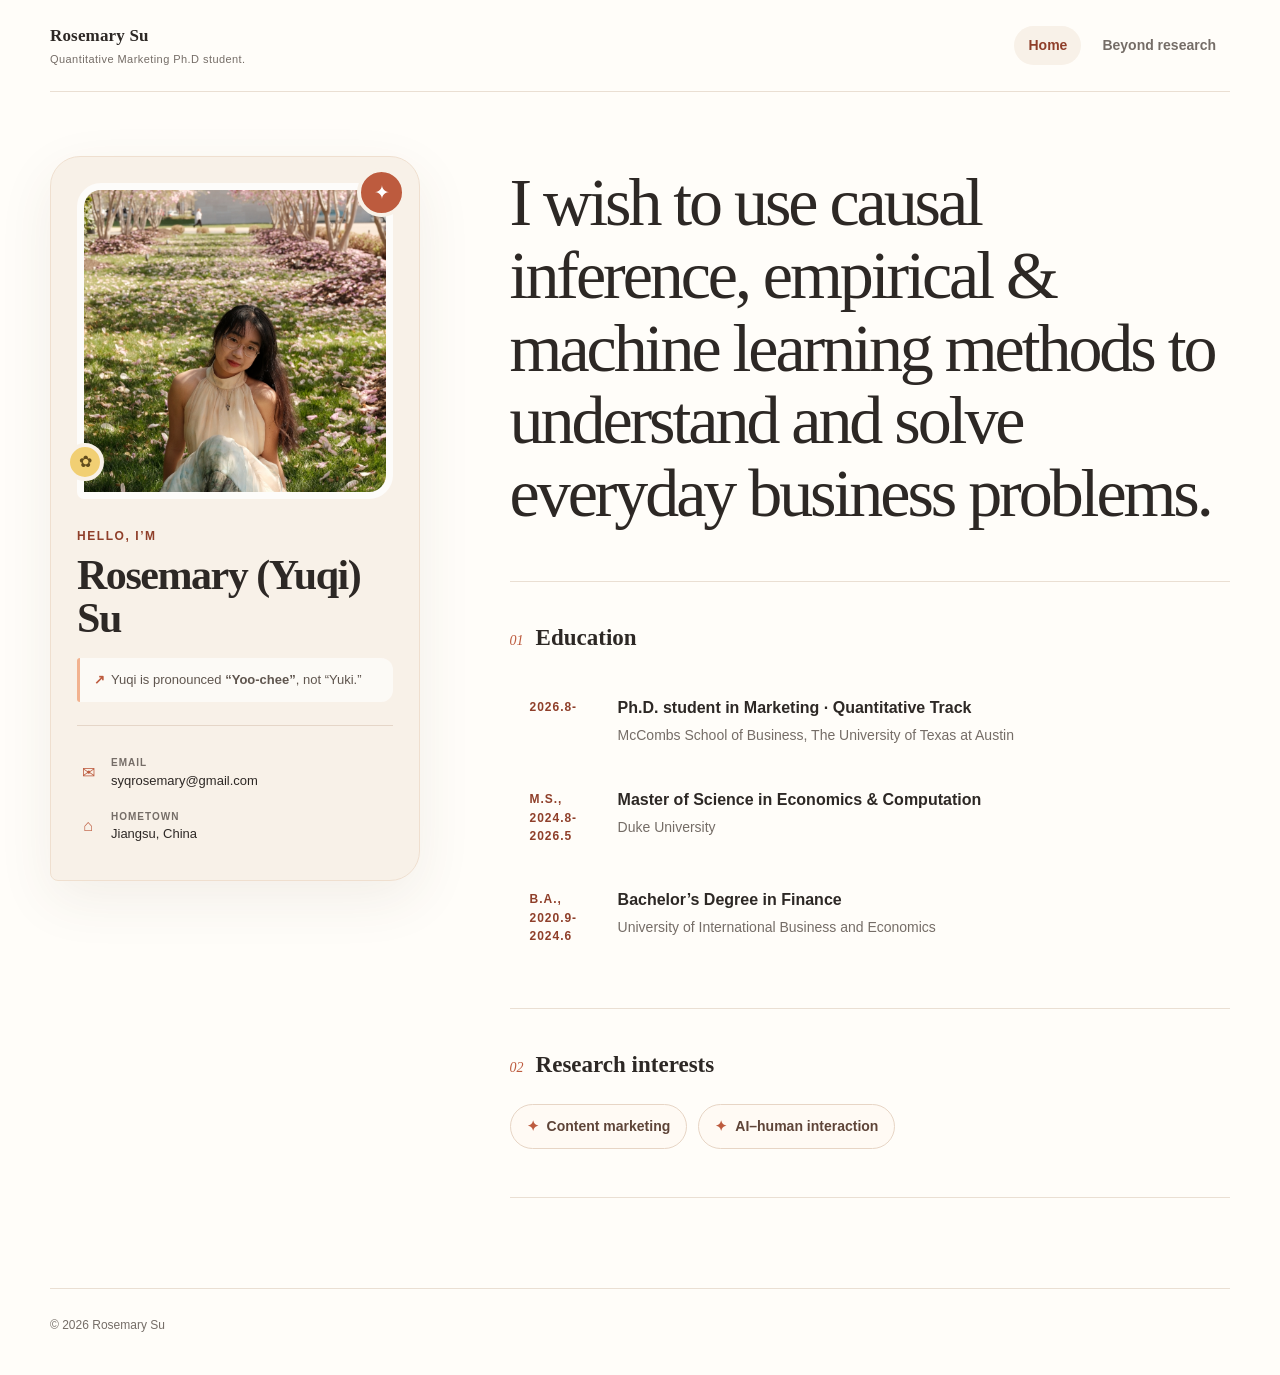
<file: index.html>
<!DOCTYPE html><html lang="en"><head><meta charSet="utf-8"/><meta name="viewport" content="width=device-width, initial-scale=1"/><link rel="preload" as="image" href="/rosemary-avatar.jpg"/><link rel="stylesheet" href="/_next/static/chunks/12zc2r0gqsm2~.css" data-precedence="next"/><link rel="preload" as="script" fetchPriority="low" href="/_next/static/chunks/0cex5wsp4eehq.js"/><script src="/_next/static/chunks/159a0hv_pbomc.js" async=""></script><script src="/_next/static/chunks/0jeponcfl-hrd.js" async=""></script><script src="/_next/static/chunks/17is7py1qu.mk.js" async=""></script><script src="/_next/static/chunks/turbopack-0r-oekiof_f9k.js" async=""></script><script src="/_next/static/chunks/12zbrbrxakma2.js" async=""></script><script src="/_next/static/chunks/17f2ht9wo-phb.js" async=""></script><script src="/_next/static/chunks/0n7gz84jmsrn1.js" async=""></script><script src="/_next/static/chunks/0bf2q1tfi-smo.js" async=""></script><title>Rosemary (Yuqi) Su</title><meta name="description" content="Rosemary (Yuqi) Su is a quantitative marketing Ph.D. student studying content marketing and AI–human interaction."/><meta property="og:title" content="Rosemary (Yuqi) Su"/><meta property="og:description" content="Quantitative Marketing · Content · AI &amp; People"/><meta property="og:url" content="https://rosemarysu.github.io/"/><meta property="og:site_name" content="Rosemary (Yuqi) Su"/><meta property="og:image" content="https://rosemarysu.github.io/og.jpg"/><meta property="og:image:width" content="1200"/><meta property="og:image:height" content="630"/><meta property="og:type" content="website"/><meta name="twitter:card" content="summary_large_image"/><meta name="twitter:title" content="Rosemary (Yuqi) Su"/><meta name="twitter:description" content="Quantitative Marketing · Content · AI &amp; People"/><meta name="twitter:image" content="https://rosemarysu.github.io/og.jpg"/><script src="/_next/static/chunks/03~yq9q893hmn.js" noModule=""></script></head><body><div hidden=""><!--$--><!--/$--></div><main><header class="site-header"><a class="brand" aria-label="Rosemary Su, home" href="/"><span><strong>Rosemary Su</strong><small>Quantitative Marketing Ph.D student.</small></span></a><nav aria-label="Primary navigation"><a class="nav-link active" href="/">Home</a><a class="nav-link" href="/beyond/">Beyond research</a></nav></header><section class="home-shell"><aside class="profile-card" aria-label="Profile"><div class="avatar-wrap"><span class="avatar-spark spark-one" aria-hidden="true">✦</span><span class="avatar-spark spark-two" aria-hidden="true">✿</span><img alt="Portrait of Rosemary Su" width="440" height="440" decoding="async" data-nimg="1" class="avatar" style="color:transparent" src="/rosemary-avatar.jpg"/></div><p class="eyebrow">Hello, I’m</p><h1 style="font-size:clamp(34px, 3.5vw, 42px)"><span style="display:inline-block;color:inherit;font-style:normal;font-weight:inherit;white-space:nowrap">Rosemary (Yuqi)</span> <!-- -->Su</h1><p class="pronunciation"><span aria-hidden="true">↗</span>Yuqi is pronounced <strong>“Yoo-chee”</strong>, not “Yuki.”</p><div class="profile-details"><a href="mailto:syqrosemary@gmail.com"><span aria-hidden="true">✉</span><span><small>Email</small>syqrosemary@gmail.com</span></a><p><span aria-hidden="true">⌂</span><span><small>Hometown</small>Jiangsu, China</span></p></div></aside><div class="home-content"><div class="intro-block"><h2>I wish to use causal inference, empirical &amp; machine learning methods to understand and solve everyday business problems.</h2></div><section class="content-section" aria-labelledby="education-title"><div class="section-heading"><p class="section-number">01</p><h3 id="education-title">Education</h3></div><div class="education-list"><article class="education-item"><p class="degree-tag">2026.8-</p><div><h4>Ph.D. student in Marketing · Quantitative Track</h4><p>McCombs School of Business, The University of Texas at Austin</p></div></article><article class="education-item"><p class="degree-tag">M.S., 2024.8-2026.5</p><div><h4>Master of Science in Economics &amp; Computation</h4><p>Duke University</p></div></article><article class="education-item"><p class="degree-tag">B.A., 2020.9-2024.6</p><div><h4>Bachelor’s Degree in Finance</h4><p>University of International Business and Economics</p></div></article></div></section><section class="content-section research-section" aria-labelledby="research-title"><div class="section-heading"><p class="section-number">02</p><h3 id="research-title">Research interests</h3></div><div class="interest-row"><span>Content marketing</span><span>AI–human interaction</span></div></section></div></section><footer><p>© <!-- -->2026<!-- --> Rosemary Su</p></footer></main><!--$--><!--/$--><script src="/_next/static/chunks/0cex5wsp4eehq.js" id="_R_" async=""></script><script>(self.__next_f=self.__next_f||[]).push([0])</script><script>self.__next_f.push([1,"1:\"$Sreact.fragment\"\n2:I[11968,[\"/_next/static/chunks/12zbrbrxakma2.js\",\"/_next/static/chunks/17f2ht9wo-phb.js\",\"/_next/static/chunks/0n7gz84jmsrn1.js\"],\"default\"]\n3:I[87804,[\"/_next/static/chunks/12zbrbrxakma2.js\",\"/_next/static/chunks/17f2ht9wo-phb.js\",\"/_next/static/chunks/0n7gz84jmsrn1.js\"],\"default\"]\n4:I[67295,[\"/_next/static/chunks/12zbrbrxakma2.js\",\"/_next/static/chunks/17f2ht9wo-phb.js\",\"/_next/static/chunks/0n7gz84jmsrn1.js\",\"/_next/static/chunks/0bf2q1tfi-smo.js\"],\"\"]\n5:I[83793,[\"/_next/static/chunks/12zbrbrxakma2.js\",\"/_next/static/chunks/17f2ht9wo-phb.js\",\"/_next/static/chunks/0n7gz84jmsrn1.js\",\"/_next/static/chunks/0bf2q1tfi-smo.js\"],\"Image\"]\nf:I[21480,[\"/_next/static/chunks/12zbrbrxakma2.js\",\"/_next/static/chunks/17f2ht9wo-phb.js\",\"/_next/static/chunks/0n7gz84jmsrn1.js\"],\"default\",1]\n:HL[\"/_next/static/chunks/12zc2r0gqsm2~.css\",\"style\"]\n"])</script><script>self.__next_f.push([1,"0:{\"P\":null,\"c\":[\"\",\"\"],\"q\":\"\",\"i\":false,\"f\":[[[\"\",{\"children\":[\"__PAGE__\",{}]},\"$undefined\",\"$undefined\",16],[[\"$\",\"$1\",\"c\",{\"children\":[[[\"$\",\"link\",\"0\",{\"rel\":\"stylesheet\",\"href\":\"/_next/static/chunks/12zc2r0gqsm2~.css\",\"precedence\":\"next\",\"crossOrigin\":\"$undefined\",\"nonce\":\"$undefined\"}],[\"$\",\"script\",\"script-0\",{\"src\":\"/_next/static/chunks/12zbrbrxakma2.js\",\"async\":true,\"nonce\":\"$undefined\"}],[\"$\",\"script\",\"script-1\",{\"src\":\"/_next/static/chunks/17f2ht9wo-phb.js\",\"async\":true,\"nonce\":\"$undefined\"}],[\"$\",\"script\",\"script-2\",{\"src\":\"/_next/static/chunks/0n7gz84jmsrn1.js\",\"async\":true,\"nonce\":\"$undefined\"}]],[\"$\",\"html\",null,{\"lang\":\"en\",\"children\":[\"$\",\"body\",null,{\"children\":[\"$\",\"$L2\",null,{\"parallelRouterKey\":\"children\",\"error\":\"$undefined\",\"errorStyles\":\"$undefined\",\"errorScripts\":\"$undefined\",\"template\":[\"$\",\"$L3\",null,{}],\"templateStyles\":\"$undefined\",\"templateScripts\":\"$undefined\",\"notFound\":[[[\"$\",\"title\",null,{\"children\":\"404: This page could not be found.\"}],[\"$\",\"div\",null,{\"style\":{\"fontFamily\":\"system-ui,\\\"Segoe UI\\\",Roboto,Helvetica,Arial,sans-serif,\\\"Apple Color Emoji\\\",\\\"Segoe UI Emoji\\\"\",\"height\":\"100vh\",\"textAlign\":\"center\",\"display\":\"flex\",\"flexDirection\":\"column\",\"alignItems\":\"center\",\"justifyContent\":\"center\"},\"children\":[\"$\",\"div\",null,{\"children\":[[\"$\",\"style\",null,{\"dangerouslySetInnerHTML\":{\"__html\":\"body{color:#000;background:#fff;margin:0}.next-error-h1{border-right:1px solid rgba(0,0,0,.3)}@media (prefers-color-scheme:dark){body{color:#fff;background:#000}.next-error-h1{border-right:1px solid rgba(255,255,255,.3)}}\"}}],[\"$\",\"h1\",null,{\"className\":\"next-error-h1\",\"style\":{\"display\":\"inline-block\",\"margin\":\"0 20px 0 0\",\"padding\":\"0 23px 0 0\",\"fontSize\":24,\"fontWeight\":500,\"verticalAlign\":\"top\",\"lineHeight\":\"49px\"},\"children\":404}],[\"$\",\"div\",null,{\"style\":{\"display\":\"inline-block\"},\"children\":[\"$\",\"h2\",null,{\"style\":{\"fontSize\":14,\"fontWeight\":400,\"lineHeight\":\"49px\",\"margin\":0},\"children\":\"This page could not be found.\"}]}]]}]}]],[]],\"forbidden\":\"$undefined\",\"unauthorized\":\"$undefined\"}]}]}]]}],{\"children\":[[\"$\",\"$1\",\"c\",{\"children\":[[\"$\",\"main\",null,{\"children\":[[\"$\",\"header\",null,{\"className\":\"site-header\",\"children\":[[\"$\",\"$L4\",null,{\"className\":\"brand\",\"href\":\"/\",\"aria-label\":\"Rosemary Su, home\",\"children\":[\"$\",\"span\",null,{\"children\":[[\"$\",\"strong\",null,{\"children\":\"Rosemary Su\"}],[\"$\",\"small\",null,{\"children\":\"Quantitative Marketing Ph.D student.\"}]]}]}],[\"$\",\"nav\",null,{\"aria-label\":\"Primary navigation\",\"children\":[[\"$\",\"$L4\",null,{\"className\":\"nav-link active\",\"href\":\"/\",\"children\":\"Home\"}],[\"$\",\"$L4\",null,{\"className\":\"nav-link\",\"href\":\"/beyond\",\"children\":\"Beyond research\"}]]}]]}],[\"$\",\"section\",null,{\"className\":\"home-shell\",\"children\":[[\"$\",\"aside\",null,{\"className\":\"profile-card\",\"aria-label\":\"Profile\",\"children\":[[\"$\",\"div\",null,{\"className\":\"avatar-wrap\",\"children\":[[\"$\",\"span\",null,{\"className\":\"avatar-spark spark-one\",\"aria-hidden\":\"true\",\"children\":\"✦\"}],[\"$\",\"span\",null,{\"className\":\"avatar-spark spark-two\",\"aria-hidden\":\"true\",\"children\":\"✿\"}],[\"$\",\"$L5\",null,{\"className\":\"avatar\",\"src\":\"/rosemary-avatar.jpg\",\"alt\":\"Portrait of Rosemary Su\",\"width\":440,\"height\":440,\"priority\":true}]]}],[\"$\",\"p\",null,{\"className\":\"eyebrow\",\"children\":\"Hello, I’m\"}],[\"$\",\"h1\",null,{\"style\":{\"fontSize\":\"clamp(34px, 3.5vw, 42px)\"},\"children\":[[\"$\",\"span\",null,{\"style\":{\"display\":\"inline-block\",\"color\":\"inherit\",\"fontStyle\":\"normal\",\"fontWeight\":\"inherit\",\"whiteSpace\":\"nowrap\"},\"children\":\"Rosemary (Yuqi)\"}],\" \",\"Su\"]}],[\"$\",\"p\",null,{\"className\":\"pronunciation\",\"children\":[[\"$\",\"span\",null,{\"aria-hidden\":\"true\",\"children\":\"↗\"}],\"Yuqi is pronounced \",[\"$\",\"strong\",null,{\"children\":\"“Yoo-chee”\"}],\", not “Yuki.”\"]}],[\"$\",\"div\",null,{\"className\":\"profile-details\",\"children\":[[\"$\",\"a\",null,{\"href\":\"mailto:syqrosemary@gmail.com\",\"children\":[[\"$\",\"span\",null,{\"aria-hidden\":\"true\",\"children\":\"✉\"}],[\"$\",\"span\",null,{\"children\":[[\"$\",\"small\",null,{\"children\":\"Email\"}],\"syqrosemary@gmail.com\"]}]]}],[\"$\",\"p\",null,{\"children\":[[\"$\",\"span\",null,{\"aria-hidden\":\"true\",\"children\":\"⌂\"}],[\"$\",\"span\",null,{\"children\":[[\"$\",\"small\",null,{\"children\":\"Hometown\"}],\"Jiangsu, China\"]}]]}]]}]]}],[\"$\",\"div\",null,{\"className\":\"home-content\",\"children\":[[\"$\",\"div\",null,{\"className\":\"intro-block\",\"children\":[\"$\",\"h2\",null,{\"children\":\"I wish to use causal inference, empirical \u0026 machine learning methods to understand and solve everyday business problems.\"}]}],[\"$\",\"section\",null,{\"className\":\"content-section\",\"aria-labelledby\":\"education-title\",\"children\":[[\"$\",\"div\",null,{\"className\":\"section-heading\",\"children\":[[\"$\",\"p\",null,{\"className\":\"section-number\",\"children\":\"01\"}],[\"$\",\"h3\",null,{\"id\":\"education-title\",\"children\":\"Education\"}]]}],[\"$\",\"div\",null,{\"className\":\"education-list\",\"children\":[[\"$\",\"article\",\"Ph.D. student in Marketing · Quantitative Track\",{\"className\":\"education-item\",\"children\":[\"$L6\",\"$L7\"]}],\"$L8\",\"$L9\"]}]]}],\"$La\"]}]]}],\"$Lb\"]}],[\"$Lc\"],\"$Ld\"]}],{},null,false,null]},null,false,null],\"$Le\",false]],\"m\":\"$undefined\",\"G\":[\"$f\",[\"$L10\"]],\"S\":true,\"h\":null,\"s\":\"$undefined\",\"l\":\"$undefined\",\"p\":\"$undefined\",\"d\":\"$undefined\",\"b\":\"OiN6ptDZrFitkbu1k61uW\"}\n"])</script><script>self.__next_f.push([1,"11:I[77916,[\"/_next/static/chunks/12zbrbrxakma2.js\",\"/_next/static/chunks/17f2ht9wo-phb.js\",\"/_next/static/chunks/0n7gz84jmsrn1.js\"],\"OutletBoundary\"]\n12:\"$Sreact.suspense\"\n14:I[77916,[\"/_next/static/chunks/12zbrbrxakma2.js\",\"/_next/static/chunks/17f2ht9wo-phb.js\",\"/_next/static/chunks/0n7gz84jmsrn1.js\"],\"ViewportBoundary\"]\n16:I[77916,[\"/_next/static/chunks/12zbrbrxakma2.js\",\"/_next/static/chunks/17f2ht9wo-phb.js\",\"/_next/static/chunks/0n7gz84jmsrn1.js\"],\"MetadataBoundary\"]\n6:[\"$\",\"p\",null,{\"className\":\"degree-tag\",\"children\":\"2026.8-\"}]\n7:[\"$\",\"div\",null,{\"children\":[[\"$\",\"h4\",null,{\"children\":\"Ph.D. student in Marketing · Quantitative Track\"}],[\"$\",\"p\",null,{\"children\":\"McCombs School of Business, The University of Texas at Austin\"}]]}]\n8:[\"$\",\"article\",\"Master of Science in Economics \u0026 Computation\",{\"className\":\"education-item\",\"children\":[[\"$\",\"p\",null,{\"className\":\"degree-tag\",\"children\":\"M.S., 2024.8-2026.5\"}],[\"$\",\"div\",null,{\"children\":[[\"$\",\"h4\",null,{\"children\":\"Master of Science in Economics \u0026 Computation\"}],[\"$\",\"p\",null,{\"children\":\"Duke University\"}]]}]]}]\n9:[\"$\",\"article\",\"Bachelor’s Degree in Finance\",{\"className\":\"education-item\",\"children\":[[\"$\",\"p\",null,{\"className\":\"degree-tag\",\"children\":\"B.A., 2020.9-2024.6\"}],[\"$\",\"div\",null,{\"children\":[[\"$\",\"h4\",null,{\"children\":\"Bachelor’s Degree in Finance\"}],[\"$\",\"p\",null,{\"children\":\"University of International Business and Economics\"}]]}]]}]\na:[\"$\",\"section\",null,{\"className\":\"content-section research-section\",\"aria-labelledby\":\"research-title\",\"children\":[[\"$\",\"div\",null,{\"className\":\"section-heading\",\"children\":[[\"$\",\"p\",null,{\"className\":\"section-number\",\"children\":\"02\"}],[\"$\",\"h3\",null,{\"id\":\"research-title\",\"children\":\"Research interests\"}]]}],[\"$\",\"div\",null,{\"className\":\"interest-row\",\"children\":[[\"$\",\"span\",null,{\"children\":\"Content marketing\"}],[\"$\",\"span\",null,{\"children\":\"AI–human interaction\"}]]}]]}]\nb:[\"$\",\"footer\",null,{\"children\":[\"$\",\"p\",null,{\"children\":[\"© \",2026,\" Rosemary Su\"]}]}]\nc:[\"$\",\"script\",\"script-0\",{\"src\":\"/_next/static/chunks/0bf2q1tfi-smo.js\",\"async\":true,\"nonce\":\"$undefined\"}]\nd:[\"$\",\"$L11\",null,{\"children\":[\"$\",\"$12\",null,{\"name\":\"Next.MetadataOutlet\",\"children\":\"$@13\"}]}]\ne:[\"$\",\"$1\",\"h\",{\"children\":[null,[\"$\",\"$L14\",null,{\"children\":\"$L15\"}],[\"$\",\"div\",null,{\"hidden\":true,\"children\":[\"$\",\"$L16\",null,{\"children\":[\"$\",\"$12\",null,{\"name\":\"Next.Metadata\",\"children\":\"$L17\"}]}]}],null]}]\n10:[\"$\",\"link\",\"0\",{\"rel\":\"stylesheet\",\"href\":\"/_next/static/chunks/12zc2r0gqsm2~.css\",\"precedence\":\"next\",\"crossOrigin\":\"$undefined\",\"nonce\":\"$undefined\"}]\n"])</script><script>self.__next_f.push([1,"15:[[\"$\",\"meta\",\"0\",{\"charSet\":\"utf-8\"}],[\"$\",\"meta\",\"1\",{\"name\":\"viewport\",\"content\":\"width=device-width, initial-scale=1\"}]]\n"])</script><script>self.__next_f.push([1,"13:null\n17:[[\"$\",\"title\",\"0\",{\"children\":\"Rosemary (Yuqi) Su\"}],[\"$\",\"meta\",\"1\",{\"name\":\"description\",\"content\":\"Rosemary (Yuqi) Su is a quantitative marketing Ph.D. student studying content marketing and AI–human interaction.\"}],[\"$\",\"meta\",\"2\",{\"property\":\"og:title\",\"content\":\"Rosemary (Yuqi) Su\"}],[\"$\",\"meta\",\"3\",{\"property\":\"og:description\",\"content\":\"Quantitative Marketing · Content · AI \u0026 People\"}],[\"$\",\"meta\",\"4\",{\"property\":\"og:url\",\"content\":\"https://rosemarysu.github.io/\"}],[\"$\",\"meta\",\"5\",{\"property\":\"og:site_name\",\"content\":\"Rosemary (Yuqi) Su\"}],[\"$\",\"meta\",\"6\",{\"property\":\"og:image\",\"content\":\"https://rosemarysu.github.io/og.jpg\"}],[\"$\",\"meta\",\"7\",{\"property\":\"og:image:width\",\"content\":\"1200\"}],[\"$\",\"meta\",\"8\",{\"property\":\"og:image:height\",\"content\":\"630\"}],[\"$\",\"meta\",\"9\",{\"property\":\"og:type\",\"content\":\"website\"}],[\"$\",\"meta\",\"10\",{\"name\":\"twitter:card\",\"content\":\"summary_large_image\"}],[\"$\",\"meta\",\"11\",{\"name\":\"twitter:title\",\"content\":\"Rosemary (Yuqi) Su\"}],[\"$\",\"meta\",\"12\",{\"name\":\"twitter:description\",\"content\":\"Quantitative Marketing · Content · AI \u0026 People\"}],[\"$\",\"meta\",\"13\",{\"name\":\"twitter:image\",\"content\":\"https://rosemarysu.github.io/og.jpg\"}]]\n"])</script></body></html>
</file>
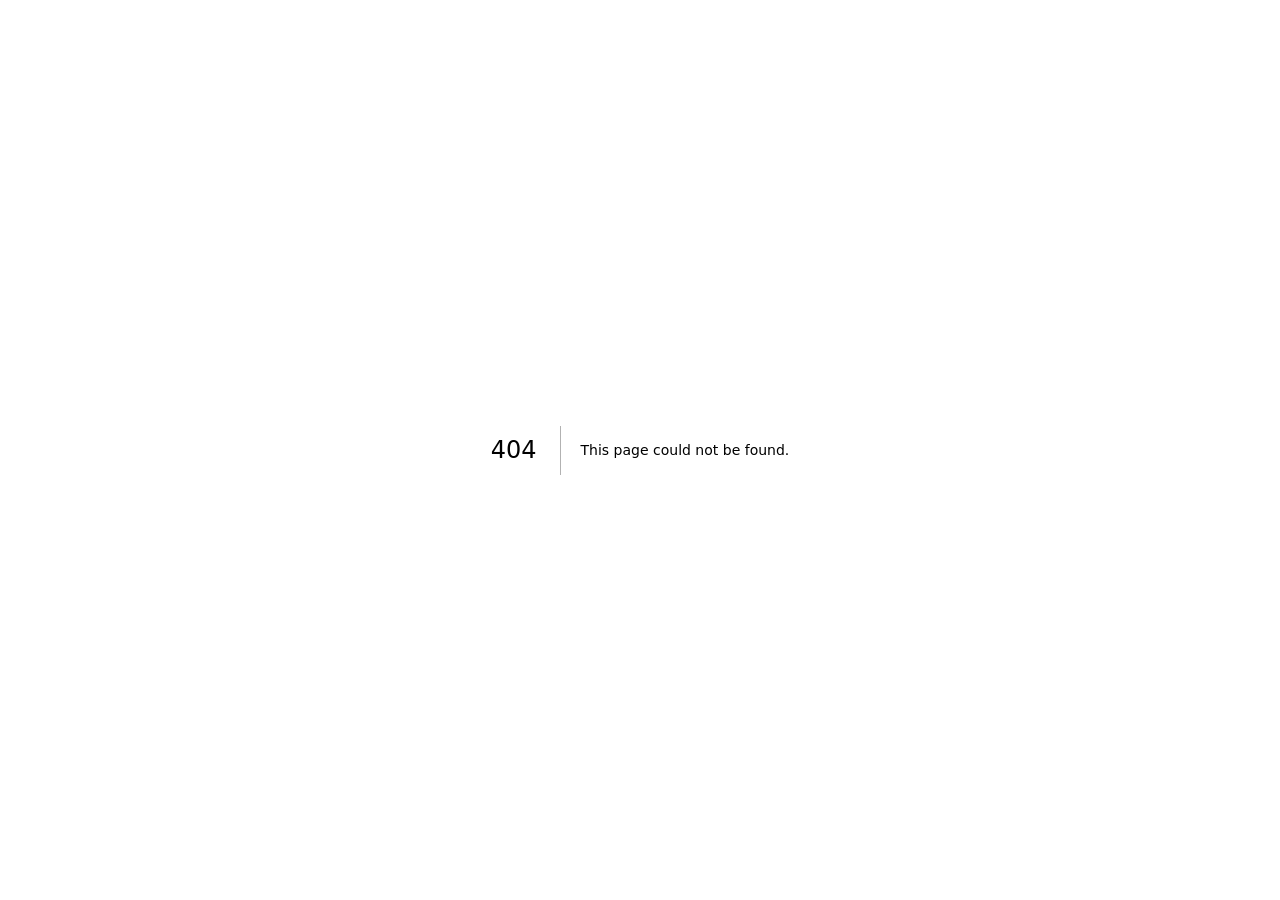
<file: 404/index.html>
<!DOCTYPE html><html lang="en"><head><meta charSet="utf-8"/><meta name="viewport" content="width=device-width, initial-scale=1"/><link rel="stylesheet" href="/_next/static/chunks/12zc2r0gqsm2~.css" data-precedence="next"/><link rel="preload" as="script" fetchPriority="low" href="/_next/static/chunks/0cex5wsp4eehq.js"/><script src="/_next/static/chunks/159a0hv_pbomc.js" async=""></script><script src="/_next/static/chunks/0jeponcfl-hrd.js" async=""></script><script src="/_next/static/chunks/17is7py1qu.mk.js" async=""></script><script src="/_next/static/chunks/turbopack-0r-oekiof_f9k.js" async=""></script><script src="/_next/static/chunks/12zbrbrxakma2.js" async=""></script><script src="/_next/static/chunks/17f2ht9wo-phb.js" async=""></script><script src="/_next/static/chunks/0n7gz84jmsrn1.js" async=""></script><meta name="robots" content="noindex"/><title>404: This page could not be found.</title><title>Rosemary (Yuqi) Su</title><meta name="description" content="Rosemary (Yuqi) Su is a quantitative marketing Ph.D. student studying content marketing and AI–human interaction."/><meta property="og:title" content="Rosemary (Yuqi) Su"/><meta property="og:description" content="Quantitative Marketing · Content · AI &amp; People"/><meta property="og:url" content="https://rosemarysu.github.io/"/><meta property="og:site_name" content="Rosemary (Yuqi) Su"/><meta property="og:image" content="https://rosemarysu.github.io/og.jpg"/><meta property="og:image:width" content="1200"/><meta property="og:image:height" content="630"/><meta property="og:type" content="website"/><meta name="twitter:card" content="summary_large_image"/><meta name="twitter:title" content="Rosemary (Yuqi) Su"/><meta name="twitter:description" content="Quantitative Marketing · Content · AI &amp; People"/><meta name="twitter:image" content="https://rosemarysu.github.io/og.jpg"/><script src="/_next/static/chunks/03~yq9q893hmn.js" noModule=""></script></head><body><div hidden=""><!--$--><!--/$--></div><div style="font-family:system-ui,&quot;Segoe UI&quot;,Roboto,Helvetica,Arial,sans-serif,&quot;Apple Color Emoji&quot;,&quot;Segoe UI Emoji&quot;;height:100vh;text-align:center;display:flex;flex-direction:column;align-items:center;justify-content:center"><div><style>body{color:#000;background:#fff;margin:0}.next-error-h1{border-right:1px solid rgba(0,0,0,.3)}@media (prefers-color-scheme:dark){body{color:#fff;background:#000}.next-error-h1{border-right:1px solid rgba(255,255,255,.3)}}</style><h1 class="next-error-h1" style="display:inline-block;margin:0 20px 0 0;padding:0 23px 0 0;font-size:24px;font-weight:500;vertical-align:top;line-height:49px">404</h1><div style="display:inline-block"><h2 style="font-size:14px;font-weight:400;line-height:49px;margin:0">This page could not be found.</h2></div></div></div><!--$--><!--/$--><script src="/_next/static/chunks/0cex5wsp4eehq.js" id="_R_" async=""></script><script>(self.__next_f=self.__next_f||[]).push([0])</script><script>self.__next_f.push([1,"1:\"$Sreact.fragment\"\n2:I[11968,[\"/_next/static/chunks/12zbrbrxakma2.js\",\"/_next/static/chunks/17f2ht9wo-phb.js\",\"/_next/static/chunks/0n7gz84jmsrn1.js\"],\"default\"]\n3:I[87804,[\"/_next/static/chunks/12zbrbrxakma2.js\",\"/_next/static/chunks/17f2ht9wo-phb.js\",\"/_next/static/chunks/0n7gz84jmsrn1.js\"],\"default\"]\n4:I[77916,[\"/_next/static/chunks/12zbrbrxakma2.js\",\"/_next/static/chunks/17f2ht9wo-phb.js\",\"/_next/static/chunks/0n7gz84jmsrn1.js\"],\"OutletBoundary\"]\n5:\"$Sreact.suspense\"\n8:I[77916,[\"/_next/static/chunks/12zbrbrxakma2.js\",\"/_next/static/chunks/17f2ht9wo-phb.js\",\"/_next/static/chunks/0n7gz84jmsrn1.js\"],\"ViewportBoundary\"]\na:I[77916,[\"/_next/static/chunks/12zbrbrxakma2.js\",\"/_next/static/chunks/17f2ht9wo-phb.js\",\"/_next/static/chunks/0n7gz84jmsrn1.js\"],\"MetadataBoundary\"]\nc:I[21480,[\"/_next/static/chunks/12zbrbrxakma2.js\",\"/_next/static/chunks/17f2ht9wo-phb.js\",\"/_next/static/chunks/0n7gz84jmsrn1.js\"],\"default\",1]\n:HL[\"/_next/static/chunks/12zc2r0gqsm2~.css\",\"style\"]\n"])</script><script>self.__next_f.push([1,"0:{\"P\":null,\"c\":[\"\",\"_not-found\",\"\"],\"q\":\"\",\"i\":false,\"f\":[[[\"\",{\"children\":[\"/_not-found\",{\"children\":[\"__PAGE__\",{}]}]},\"$undefined\",\"$undefined\",16],[[\"$\",\"$1\",\"c\",{\"children\":[[[\"$\",\"link\",\"0\",{\"rel\":\"stylesheet\",\"href\":\"/_next/static/chunks/12zc2r0gqsm2~.css\",\"precedence\":\"next\",\"crossOrigin\":\"$undefined\",\"nonce\":\"$undefined\"}],[\"$\",\"script\",\"script-0\",{\"src\":\"/_next/static/chunks/12zbrbrxakma2.js\",\"async\":true,\"nonce\":\"$undefined\"}],[\"$\",\"script\",\"script-1\",{\"src\":\"/_next/static/chunks/17f2ht9wo-phb.js\",\"async\":true,\"nonce\":\"$undefined\"}],[\"$\",\"script\",\"script-2\",{\"src\":\"/_next/static/chunks/0n7gz84jmsrn1.js\",\"async\":true,\"nonce\":\"$undefined\"}]],[\"$\",\"html\",null,{\"lang\":\"en\",\"children\":[\"$\",\"body\",null,{\"children\":[\"$\",\"$L2\",null,{\"parallelRouterKey\":\"children\",\"error\":\"$undefined\",\"errorStyles\":\"$undefined\",\"errorScripts\":\"$undefined\",\"template\":[\"$\",\"$L3\",null,{}],\"templateStyles\":\"$undefined\",\"templateScripts\":\"$undefined\",\"notFound\":[[[\"$\",\"title\",null,{\"children\":\"404: This page could not be found.\"}],[\"$\",\"div\",null,{\"style\":{\"fontFamily\":\"system-ui,\\\"Segoe UI\\\",Roboto,Helvetica,Arial,sans-serif,\\\"Apple Color Emoji\\\",\\\"Segoe UI Emoji\\\"\",\"height\":\"100vh\",\"textAlign\":\"center\",\"display\":\"flex\",\"flexDirection\":\"column\",\"alignItems\":\"center\",\"justifyContent\":\"center\"},\"children\":[\"$\",\"div\",null,{\"children\":[[\"$\",\"style\",null,{\"dangerouslySetInnerHTML\":{\"__html\":\"body{color:#000;background:#fff;margin:0}.next-error-h1{border-right:1px solid rgba(0,0,0,.3)}@media (prefers-color-scheme:dark){body{color:#fff;background:#000}.next-error-h1{border-right:1px solid rgba(255,255,255,.3)}}\"}}],[\"$\",\"h1\",null,{\"className\":\"next-error-h1\",\"style\":{\"display\":\"inline-block\",\"margin\":\"0 20px 0 0\",\"padding\":\"0 23px 0 0\",\"fontSize\":24,\"fontWeight\":500,\"verticalAlign\":\"top\",\"lineHeight\":\"49px\"},\"children\":404}],[\"$\",\"div\",null,{\"style\":{\"display\":\"inline-block\"},\"children\":[\"$\",\"h2\",null,{\"style\":{\"fontSize\":14,\"fontWeight\":400,\"lineHeight\":\"49px\",\"margin\":0},\"children\":\"This page could not be found.\"}]}]]}]}]],[]],\"forbidden\":\"$undefined\",\"unauthorized\":\"$undefined\"}]}]}]]}],{\"children\":[[\"$\",\"$1\",\"c\",{\"children\":[null,[\"$\",\"$L2\",null,{\"parallelRouterKey\":\"children\",\"error\":\"$undefined\",\"errorStyles\":\"$undefined\",\"errorScripts\":\"$undefined\",\"template\":[\"$\",\"$L3\",null,{}],\"templateStyles\":\"$undefined\",\"templateScripts\":\"$undefined\",\"notFound\":\"$undefined\",\"forbidden\":\"$undefined\",\"unauthorized\":\"$undefined\"}]]}],{\"children\":[[\"$\",\"$1\",\"c\",{\"children\":[[[\"$\",\"title\",null,{\"children\":\"404: This page could not be found.\"}],[\"$\",\"div\",null,{\"style\":\"$0:f:0:1:0:props:children:1:props:children:props:children:props:notFound:0:1:props:style\",\"children\":[\"$\",\"div\",null,{\"children\":[[\"$\",\"style\",null,{\"dangerouslySetInnerHTML\":{\"__html\":\"body{color:#000;background:#fff;margin:0}.next-error-h1{border-right:1px solid rgba(0,0,0,.3)}@media (prefers-color-scheme:dark){body{color:#fff;background:#000}.next-error-h1{border-right:1px solid rgba(255,255,255,.3)}}\"}}],[\"$\",\"h1\",null,{\"className\":\"next-error-h1\",\"style\":\"$0:f:0:1:0:props:children:1:props:children:props:children:props:notFound:0:1:props:children:props:children:1:props:style\",\"children\":404}],[\"$\",\"div\",null,{\"style\":\"$0:f:0:1:0:props:children:1:props:children:props:children:props:notFound:0:1:props:children:props:children:2:props:style\",\"children\":[\"$\",\"h2\",null,{\"style\":\"$0:f:0:1:0:props:children:1:props:children:props:children:props:notFound:0:1:props:children:props:children:2:props:children:props:style\",\"children\":\"This page could not be found.\"}]}]]}]}]],null,[\"$\",\"$L4\",null,{\"children\":[\"$\",\"$5\",null,{\"name\":\"Next.MetadataOutlet\",\"children\":\"$@6\"}]}]]}],{},null,false,null]},null,false,\"$@7\"]},null,false,null],[\"$\",\"$1\",\"h\",{\"children\":[[\"$\",\"meta\",null,{\"name\":\"robots\",\"content\":\"noindex\"}],[\"$\",\"$L8\",null,{\"children\":\"$L9\"}],[\"$\",\"div\",null,{\"hidden\":true,\"children\":[\"$\",\"$La\",null,{\"children\":[\"$\",\"$5\",null,{\"name\":\"Next.Metadata\",\"children\":\"$Lb\"}]}]}],null]}],false]],\"m\":\"$undefined\",\"G\":[\"$c\",[[\"$\",\"link\",\"0\",{\"rel\":\"stylesheet\",\"href\":\"/_next/static/chunks/12zc2r0gqsm2~.css\",\"precedence\":\"next\",\"crossOrigin\":\"$undefined\",\"nonce\":\"$undefined\"}]]],\"S\":true,\"h\":null,\"s\":\"$undefined\",\"l\":\"$undefined\",\"p\":\"$undefined\",\"d\":\"$undefined\",\"b\":\"OiN6ptDZrFitkbu1k61uW\"}\n"])</script><script>self.__next_f.push([1,"d:[]\n7:\"$Wd\"\n"])</script><script>self.__next_f.push([1,"9:[[\"$\",\"meta\",\"0\",{\"charSet\":\"utf-8\"}],[\"$\",\"meta\",\"1\",{\"name\":\"viewport\",\"content\":\"width=device-width, initial-scale=1\"}]]\n"])</script><script>self.__next_f.push([1,"6:null\nb:[[\"$\",\"title\",\"0\",{\"children\":\"Rosemary (Yuqi) Su\"}],[\"$\",\"meta\",\"1\",{\"name\":\"description\",\"content\":\"Rosemary (Yuqi) Su is a quantitative marketing Ph.D. student studying content marketing and AI–human interaction.\"}],[\"$\",\"meta\",\"2\",{\"property\":\"og:title\",\"content\":\"Rosemary (Yuqi) Su\"}],[\"$\",\"meta\",\"3\",{\"property\":\"og:description\",\"content\":\"Quantitative Marketing · Content · AI \u0026 People\"}],[\"$\",\"meta\",\"4\",{\"property\":\"og:url\",\"content\":\"https://rosemarysu.github.io/\"}],[\"$\",\"meta\",\"5\",{\"property\":\"og:site_name\",\"content\":\"Rosemary (Yuqi) Su\"}],[\"$\",\"meta\",\"6\",{\"property\":\"og:image\",\"content\":\"https://rosemarysu.github.io/og.jpg\"}],[\"$\",\"meta\",\"7\",{\"property\":\"og:image:width\",\"content\":\"1200\"}],[\"$\",\"meta\",\"8\",{\"property\":\"og:image:height\",\"content\":\"630\"}],[\"$\",\"meta\",\"9\",{\"property\":\"og:type\",\"content\":\"website\"}],[\"$\",\"meta\",\"10\",{\"name\":\"twitter:card\",\"content\":\"summary_large_image\"}],[\"$\",\"meta\",\"11\",{\"name\":\"twitter:title\",\"content\":\"Rosemary (Yuqi) Su\"}],[\"$\",\"meta\",\"12\",{\"name\":\"twitter:description\",\"content\":\"Quantitative Marketing · Content · AI \u0026 People\"}],[\"$\",\"meta\",\"13\",{\"name\":\"twitter:image\",\"content\":\"https://rosemarysu.github.io/og.jpg\"}]]\n"])</script></body></html>
</file>
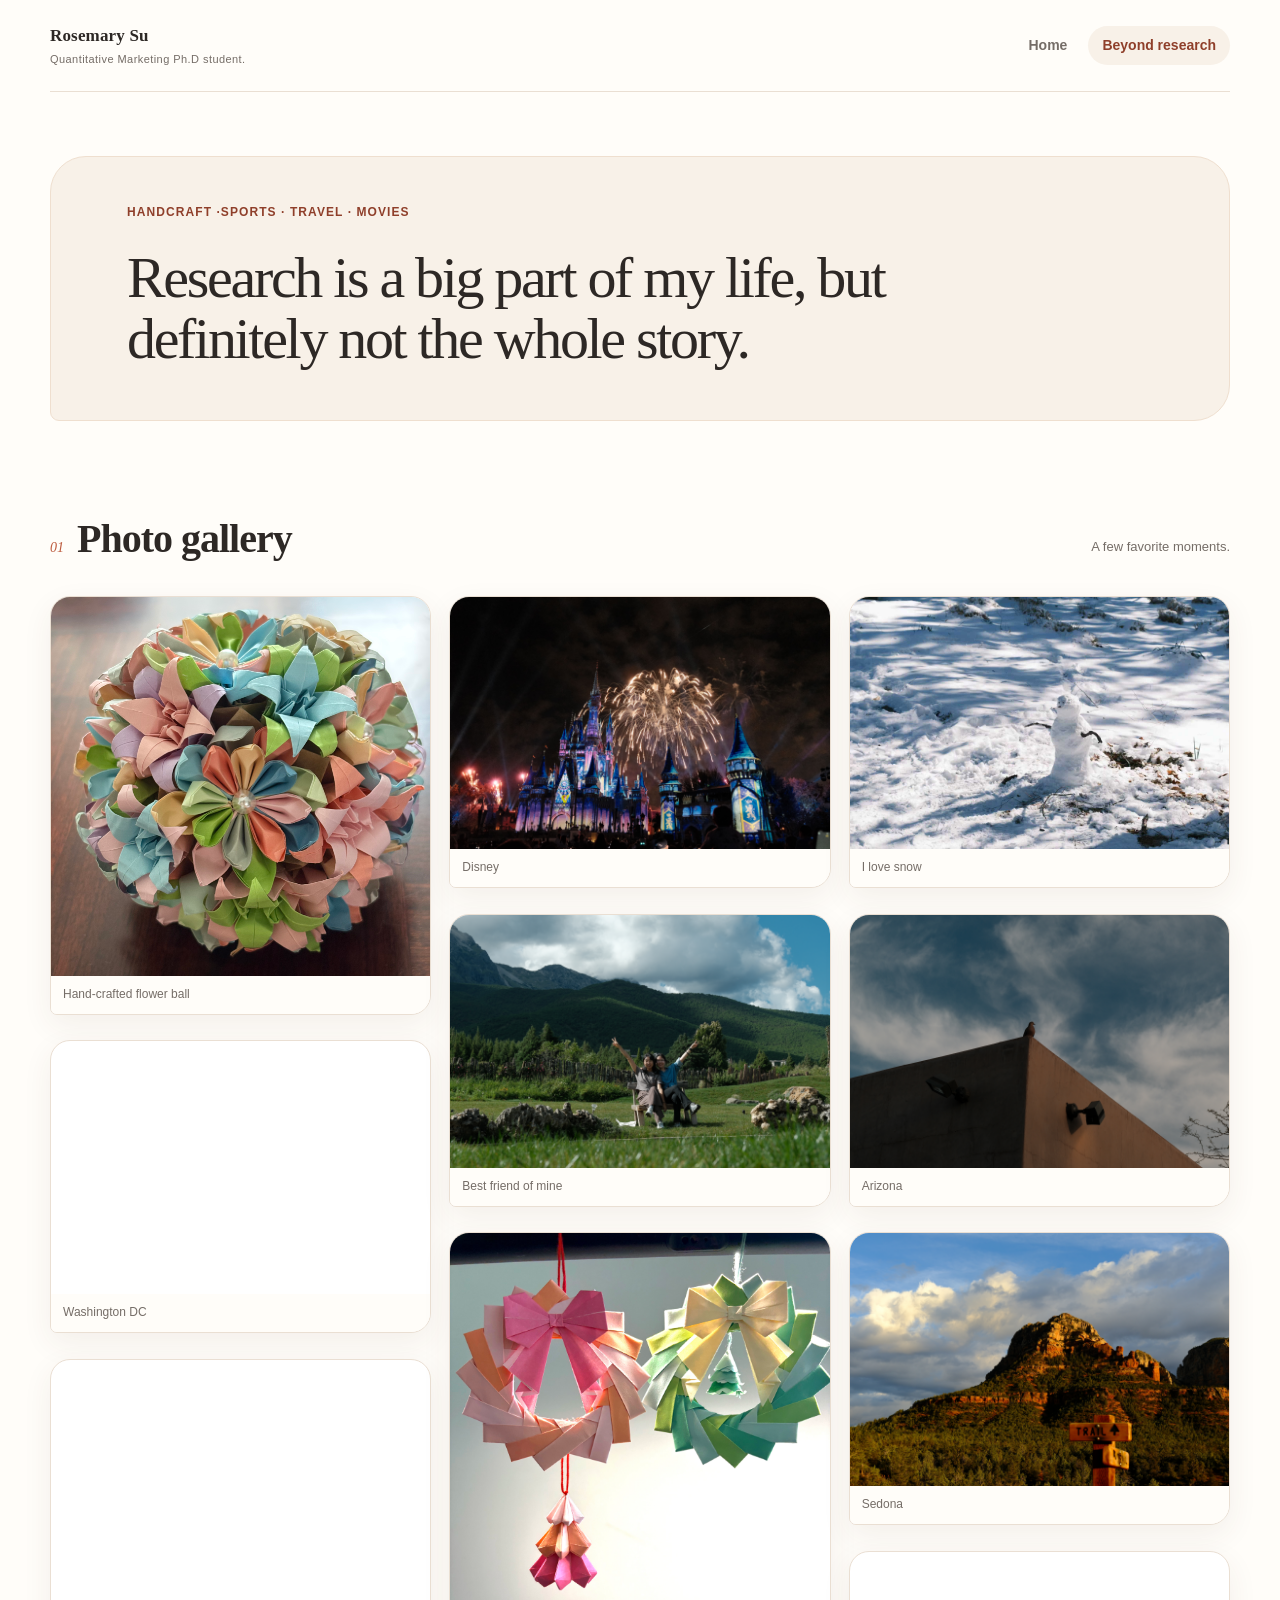
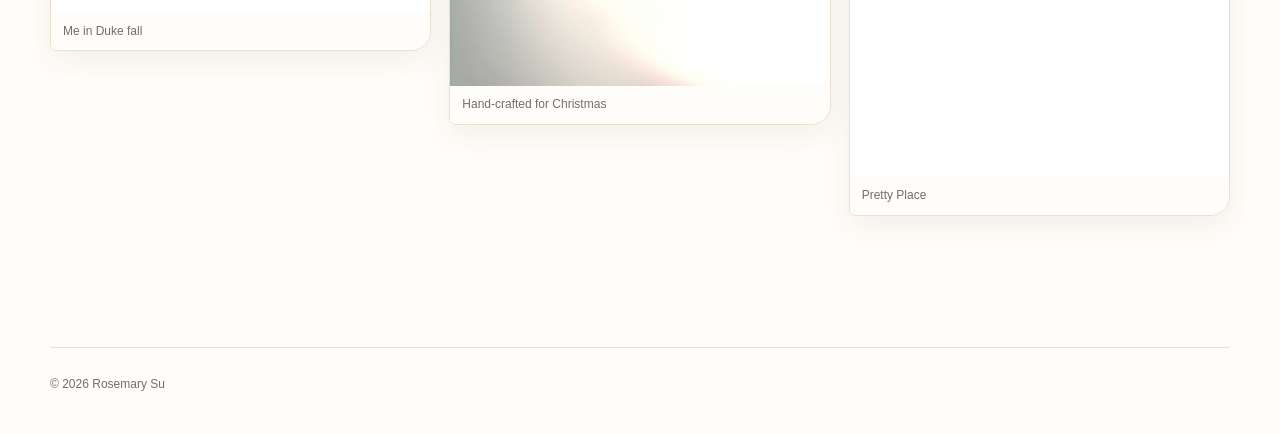
<file: beyond/index.html>
<!DOCTYPE html><html lang="en"><head><meta charSet="utf-8"/><meta name="viewport" content="width=device-width, initial-scale=1"/><link rel="stylesheet" href="/_next/static/chunks/12zc2r0gqsm2~.css" data-precedence="next"/><link rel="stylesheet" href="/_next/static/chunks/160k.eoi6ww4b.css" data-precedence="next"/><link rel="preload" as="script" fetchPriority="low" href="/_next/static/chunks/0cex5wsp4eehq.js"/><script src="/_next/static/chunks/159a0hv_pbomc.js" async=""></script><script src="/_next/static/chunks/0jeponcfl-hrd.js" async=""></script><script src="/_next/static/chunks/17is7py1qu.mk.js" async=""></script><script src="/_next/static/chunks/turbopack-0r-oekiof_f9k.js" async=""></script><script src="/_next/static/chunks/12zbrbrxakma2.js" async=""></script><script src="/_next/static/chunks/17f2ht9wo-phb.js" async=""></script><script src="/_next/static/chunks/0n7gz84jmsrn1.js" async=""></script><script src="/_next/static/chunks/0r7qd-gapp3ly.js" async=""></script><title>Beyond research · Rosemary Su</title><meta name="description" content="Handcraft, single-player games, tennis, running, and travel in Rosemary Su’s life beyond research."/><meta property="og:title" content="Rosemary (Yuqi) Su"/><meta property="og:description" content="Quantitative Marketing · Content · AI &amp; People"/><meta property="og:url" content="https://rosemarysu.github.io/"/><meta property="og:site_name" content="Rosemary (Yuqi) Su"/><meta property="og:image" content="https://rosemarysu.github.io/og.jpg"/><meta property="og:image:width" content="1200"/><meta property="og:image:height" content="630"/><meta property="og:type" content="website"/><meta name="twitter:card" content="summary_large_image"/><meta name="twitter:title" content="Rosemary (Yuqi) Su"/><meta name="twitter:description" content="Quantitative Marketing · Content · AI &amp; People"/><meta name="twitter:image" content="https://rosemarysu.github.io/og.jpg"/><script src="/_next/static/chunks/03~yq9q893hmn.js" noModule=""></script></head><body><div hidden=""><!--$--><!--/$--></div><main><header class="site-header"><a class="brand" aria-label="Rosemary Su, home" href="/"><span><strong>Rosemary Su</strong><small>Quantitative Marketing Ph.D student.</small></span></a><nav aria-label="Primary navigation"><a class="nav-link" href="/">Home</a><a class="nav-link active" href="/beyond/">Beyond research</a></nav></header><section class="beyond-module__avciha__hero"><p class="hobby-words">Handcraft ·Sports · Travel · Movies</p><h1>Research is a big part of my life, but definitely not the whole story.</h1></section><section class="gallery-section" aria-labelledby="gallery-title"><div class="wide-heading gallery-heading"><div><p class="section-number">01</p><h2 id="gallery-title">Photo gallery</h2></div><p>A few favorite moments.</p></div><div class="beyond-module__avciha__galleryGrid" aria-label="Photo gallery"><figure class="beyond-module__avciha__galleryPhoto"><img src="/gallery/ga10.jpg" alt="Hand-crafted flower ball" loading="lazy" decoding="async"/><figcaption>Hand-crafted flower ball</figcaption></figure><figure class="beyond-module__avciha__galleryPhoto"><img src="/gallery/ga9.jpg" alt="Washington DC" loading="lazy" decoding="async"/><figcaption>Washington DC</figcaption></figure><figure class="beyond-module__avciha__galleryPhoto"><img src="/gallery/ga8.jpg" alt="Me in Duke fall" loading="lazy" decoding="async"/><figcaption>Me in Duke fall</figcaption></figure><figure class="beyond-module__avciha__galleryPhoto"><img src="/gallery/ga7.jpg" alt="Disney" loading="lazy" decoding="async"/><figcaption>Disney</figcaption></figure><figure class="beyond-module__avciha__galleryPhoto"><img src="/gallery/ga6.jpg" alt="Best friend of mine" loading="lazy" decoding="async"/><figcaption>Best friend of mine</figcaption></figure><figure class="beyond-module__avciha__galleryPhoto"><img src="/gallery/ga5.jpg" alt="Hand-crafted for Christmas" loading="lazy" decoding="async"/><figcaption>Hand-crafted for Christmas</figcaption></figure><figure class="beyond-module__avciha__galleryPhoto"><img src="/gallery/ga4.jpg" alt="I love snow" loading="lazy" decoding="async"/><figcaption>I love snow</figcaption></figure><figure class="beyond-module__avciha__galleryPhoto"><img src="/gallery/ga3.jpg" alt="Arizona" loading="lazy" decoding="async"/><figcaption>Arizona</figcaption></figure><figure class="beyond-module__avciha__galleryPhoto"><img src="/gallery/ga2.jpg" alt="Sedona" loading="lazy" decoding="async"/><figcaption>Sedona</figcaption></figure><figure class="beyond-module__avciha__galleryPhoto"><img src="/gallery/ga1.jpg" alt="Pretty Place" loading="lazy" decoding="async"/><figcaption>Pretty Place</figcaption></figure></div></section><footer><p>© <!-- -->2026<!-- --> Rosemary Su</p></footer></main><!--$--><!--/$--><script src="/_next/static/chunks/0cex5wsp4eehq.js" id="_R_" async=""></script><script>(self.__next_f=self.__next_f||[]).push([0])</script><script>self.__next_f.push([1,"1:\"$Sreact.fragment\"\n2:I[11968,[\"/_next/static/chunks/12zbrbrxakma2.js\",\"/_next/static/chunks/17f2ht9wo-phb.js\",\"/_next/static/chunks/0n7gz84jmsrn1.js\"],\"default\"]\n3:I[87804,[\"/_next/static/chunks/12zbrbrxakma2.js\",\"/_next/static/chunks/17f2ht9wo-phb.js\",\"/_next/static/chunks/0n7gz84jmsrn1.js\"],\"default\"]\n4:I[67295,[\"/_next/static/chunks/12zbrbrxakma2.js\",\"/_next/static/chunks/17f2ht9wo-phb.js\",\"/_next/static/chunks/0n7gz84jmsrn1.js\",\"/_next/static/chunks/0r7qd-gapp3ly.js\"],\"\"]\n12:I[21480,[\"/_next/static/chunks/12zbrbrxakma2.js\",\"/_next/static/chunks/17f2ht9wo-phb.js\",\"/_next/static/chunks/0n7gz84jmsrn1.js\"],\"default\",1]\n:HL[\"/_next/static/chunks/12zc2r0gqsm2~.css\",\"style\"]\n:HL[\"/_next/static/chunks/160k.eoi6ww4b.css\",\"style\"]\n"])</script><script>self.__next_f.push([1,"0:{\"P\":null,\"c\":[\"\",\"beyond\",\"\"],\"q\":\"\",\"i\":false,\"f\":[[[\"\",{\"children\":[\"beyond\",{\"children\":[\"__PAGE__\",{}]}]},\"$undefined\",\"$undefined\",16],[[\"$\",\"$1\",\"c\",{\"children\":[[[\"$\",\"link\",\"0\",{\"rel\":\"stylesheet\",\"href\":\"/_next/static/chunks/12zc2r0gqsm2~.css\",\"precedence\":\"next\",\"crossOrigin\":\"$undefined\",\"nonce\":\"$undefined\"}],[\"$\",\"script\",\"script-0\",{\"src\":\"/_next/static/chunks/12zbrbrxakma2.js\",\"async\":true,\"nonce\":\"$undefined\"}],[\"$\",\"script\",\"script-1\",{\"src\":\"/_next/static/chunks/17f2ht9wo-phb.js\",\"async\":true,\"nonce\":\"$undefined\"}],[\"$\",\"script\",\"script-2\",{\"src\":\"/_next/static/chunks/0n7gz84jmsrn1.js\",\"async\":true,\"nonce\":\"$undefined\"}]],[\"$\",\"html\",null,{\"lang\":\"en\",\"children\":[\"$\",\"body\",null,{\"children\":[\"$\",\"$L2\",null,{\"parallelRouterKey\":\"children\",\"error\":\"$undefined\",\"errorStyles\":\"$undefined\",\"errorScripts\":\"$undefined\",\"template\":[\"$\",\"$L3\",null,{}],\"templateStyles\":\"$undefined\",\"templateScripts\":\"$undefined\",\"notFound\":[[[\"$\",\"title\",null,{\"children\":\"404: This page could not be found.\"}],[\"$\",\"div\",null,{\"style\":{\"fontFamily\":\"system-ui,\\\"Segoe UI\\\",Roboto,Helvetica,Arial,sans-serif,\\\"Apple Color Emoji\\\",\\\"Segoe UI Emoji\\\"\",\"height\":\"100vh\",\"textAlign\":\"center\",\"display\":\"flex\",\"flexDirection\":\"column\",\"alignItems\":\"center\",\"justifyContent\":\"center\"},\"children\":[\"$\",\"div\",null,{\"children\":[[\"$\",\"style\",null,{\"dangerouslySetInnerHTML\":{\"__html\":\"body{color:#000;background:#fff;margin:0}.next-error-h1{border-right:1px solid rgba(0,0,0,.3)}@media (prefers-color-scheme:dark){body{color:#fff;background:#000}.next-error-h1{border-right:1px solid rgba(255,255,255,.3)}}\"}}],[\"$\",\"h1\",null,{\"className\":\"next-error-h1\",\"style\":{\"display\":\"inline-block\",\"margin\":\"0 20px 0 0\",\"padding\":\"0 23px 0 0\",\"fontSize\":24,\"fontWeight\":500,\"verticalAlign\":\"top\",\"lineHeight\":\"49px\"},\"children\":404}],[\"$\",\"div\",null,{\"style\":{\"display\":\"inline-block\"},\"children\":[\"$\",\"h2\",null,{\"style\":{\"fontSize\":14,\"fontWeight\":400,\"lineHeight\":\"49px\",\"margin\":0},\"children\":\"This page could not be found.\"}]}]]}]}]],[]],\"forbidden\":\"$undefined\",\"unauthorized\":\"$undefined\"}]}]}]]}],{\"children\":[[\"$\",\"$1\",\"c\",{\"children\":[null,[\"$\",\"$L2\",null,{\"parallelRouterKey\":\"children\",\"error\":\"$undefined\",\"errorStyles\":\"$undefined\",\"errorScripts\":\"$undefined\",\"template\":[\"$\",\"$L3\",null,{}],\"templateStyles\":\"$undefined\",\"templateScripts\":\"$undefined\",\"notFound\":\"$undefined\",\"forbidden\":\"$undefined\",\"unauthorized\":\"$undefined\"}]]}],{\"children\":[[\"$\",\"$1\",\"c\",{\"children\":[[\"$\",\"main\",null,{\"children\":[[\"$\",\"header\",null,{\"className\":\"site-header\",\"children\":[[\"$\",\"$L4\",null,{\"className\":\"brand\",\"href\":\"/\",\"aria-label\":\"Rosemary Su, home\",\"children\":[\"$\",\"span\",null,{\"children\":[[\"$\",\"strong\",null,{\"children\":\"Rosemary Su\"}],[\"$\",\"small\",null,{\"children\":\"Quantitative Marketing Ph.D student.\"}]]}]}],[\"$\",\"nav\",null,{\"aria-label\":\"Primary navigation\",\"children\":[[\"$\",\"$L4\",null,{\"className\":\"nav-link\",\"href\":\"/\",\"children\":\"Home\"}],[\"$\",\"$L4\",null,{\"className\":\"nav-link active\",\"href\":\"/beyond\",\"children\":\"Beyond research\"}]]}]]}],[\"$\",\"section\",null,{\"className\":\"beyond-module__avciha__hero\",\"children\":[[\"$\",\"p\",null,{\"className\":\"hobby-words\",\"children\":\"Handcraft ·Sports · Travel · Movies\"}],[\"$\",\"h1\",null,{\"children\":\"Research is a big part of my life, but definitely not the whole story.\"}]]}],[\"$\",\"section\",null,{\"className\":\"gallery-section\",\"aria-labelledby\":\"gallery-title\",\"children\":[[\"$\",\"div\",null,{\"className\":\"wide-heading gallery-heading\",\"children\":[[\"$\",\"div\",null,{\"children\":[[\"$\",\"p\",null,{\"className\":\"section-number\",\"children\":\"01\"}],[\"$\",\"h2\",null,{\"id\":\"gallery-title\",\"children\":\"Photo gallery\"}]]}],[\"$\",\"p\",null,{\"children\":\"A few favorite moments.\"}]]}],[\"$\",\"div\",null,{\"className\":\"beyond-module__avciha__galleryGrid\",\"aria-label\":\"Photo gallery\",\"children\":[[\"$\",\"figure\",\"/gallery/ga10.jpg\",{\"className\":\"beyond-module__avciha__galleryPhoto\",\"children\":[[\"$\",\"img\",null,{\"src\":\"/gallery/ga10.jpg\",\"alt\":\"Hand-crafted flower ball\",\"loading\":\"lazy\",\"decoding\":\"async\"}],[\"$\",\"figcaption\",null,{\"children\":\"Hand-crafted flower ball\"}]]}],[\"$\",\"figure\",\"/gallery/ga9.jpg\",{\"className\":\"beyond-module__avciha__galleryPhoto\",\"children\":[[\"$\",\"img\",null,{\"src\":\"/gallery/ga9.jpg\",\"alt\":\"Washington DC\",\"loading\":\"lazy\",\"decoding\":\"async\"}],[\"$\",\"figcaption\",null,{\"children\":\"Washington DC\"}]]}],[\"$\",\"figure\",\"/gallery/ga8.jpg\",{\"className\":\"beyond-module__avciha__galleryPhoto\",\"children\":[[\"$\",\"img\",null,{\"src\":\"/gallery/ga8.jpg\",\"alt\":\"Me in Duke fall\",\"loading\":\"lazy\",\"decoding\":\"async\"}],[\"$\",\"figcaption\",null,{\"children\":\"Me in Duke fall\"}]]}],[\"$\",\"figure\",\"/gallery/ga7.jpg\",{\"className\":\"beyond-module__avciha__galleryPhoto\",\"children\":[[\"$\",\"img\",null,{\"src\":\"/gallery/ga7.jpg\",\"alt\":\"Disney\",\"loading\":\"lazy\",\"decoding\":\"async\"}],[\"$\",\"figcaption\",null,{\"children\":\"Disney\"}]]}],[\"$\",\"figure\",\"/gallery/ga6.jpg\",{\"className\":\"beyond-module__avciha__galleryPhoto\",\"children\":[\"$L5\",\"$L6\"]}],\"$L7\",\"$L8\",\"$L9\",\"$La\",\"$Lb\"]}]]}],\"$Lc\"]}],[\"$Ld\",\"$Le\"],\"$Lf\"]}],{},null,false,null]},null,false,\"$@10\"]},null,false,null],\"$L11\",false]],\"m\":\"$undefined\",\"G\":[\"$12\",[\"$L13\"]],\"S\":true,\"h\":null,\"s\":\"$undefined\",\"l\":\"$undefined\",\"p\":\"$undefined\",\"d\":\"$undefined\",\"b\":\"OiN6ptDZrFitkbu1k61uW\"}\n"])</script><script>self.__next_f.push([1,"14:I[77916,[\"/_next/static/chunks/12zbrbrxakma2.js\",\"/_next/static/chunks/17f2ht9wo-phb.js\",\"/_next/static/chunks/0n7gz84jmsrn1.js\"],\"OutletBoundary\"]\n15:\"$Sreact.suspense\"\n18:I[77916,[\"/_next/static/chunks/12zbrbrxakma2.js\",\"/_next/static/chunks/17f2ht9wo-phb.js\",\"/_next/static/chunks/0n7gz84jmsrn1.js\"],\"ViewportBoundary\"]\n1a:I[77916,[\"/_next/static/chunks/12zbrbrxakma2.js\",\"/_next/static/chunks/17f2ht9wo-phb.js\",\"/_next/static/chunks/0n7gz84jmsrn1.js\"],\"MetadataBoundary\"]\n5:[\"$\",\"img\",null,{\"src\":\"/gallery/ga6.jpg\",\"alt\":\"Best friend of mine\",\"loading\":\"lazy\",\"decoding\":\"async\"}]\n6:[\"$\",\"figcaption\",null,{\"children\":\"Best friend of mine\"}]\n7:[\"$\",\"figure\",\"/gallery/ga5.jpg\",{\"className\":\"beyond-module__avciha__galleryPhoto\",\"children\":[[\"$\",\"img\",null,{\"src\":\"/gallery/ga5.jpg\",\"alt\":\"Hand-crafted for Christmas\",\"loading\":\"lazy\",\"decoding\":\"async\"}],[\"$\",\"figcaption\",null,{\"children\":\"Hand-crafted for Christmas\"}]]}]\n8:[\"$\",\"figure\",\"/gallery/ga4.jpg\",{\"className\":\"beyond-module__avciha__galleryPhoto\",\"children\":[[\"$\",\"img\",null,{\"src\":\"/gallery/ga4.jpg\",\"alt\":\"I love snow\",\"loading\":\"lazy\",\"decoding\":\"async\"}],[\"$\",\"figcaption\",null,{\"children\":\"I love snow\"}]]}]\n9:[\"$\",\"figure\",\"/gallery/ga3.jpg\",{\"className\":\"beyond-module__avciha__galleryPhoto\",\"children\":[[\"$\",\"img\",null,{\"src\":\"/gallery/ga3.jpg\",\"alt\":\"Arizona\",\"loading\":\"lazy\",\"decoding\":\"async\"}],[\"$\",\"figcaption\",null,{\"children\":\"Arizona\"}]]}]\na:[\"$\",\"figure\",\"/gallery/ga2.jpg\",{\"className\":\"beyond-module__avciha__galleryPhoto\",\"children\":[[\"$\",\"img\",null,{\"src\":\"/gallery/ga2.jpg\",\"alt\":\"Sedona\",\"loading\":\"lazy\",\"decoding\":\"async\"}],[\"$\",\"figcaption\",null,{\"children\":\"Sedona\"}]]}]\nb:[\"$\",\"figure\",\"/gallery/ga1.jpg\",{\"className\":\"beyond-module__avciha__galleryPhoto\",\"children\":[[\"$\",\"img\",null,{\"src\":\"/gallery/ga1.jpg\",\"alt\":\"Pretty Place\",\"loading\":\"lazy\",\"decoding\":\"async\"}],[\"$\",\"figcaption\",null,{\"children\":\"Pretty Place\"}]]}]\nc:[\"$\",\"footer\",null,{\"children\":[\"$\",\"p\",null,{\"children\":[\"© \",2026,\" Rosemary Su\"]}]}]\nd:[\"$\",\"link\",\"0\",{\"rel\":\"stylesheet\",\"href\":\"/_next/static/chunks/160k.eoi6ww4b.css\",\"precedence\":\"next\",\"crossOrigin\":\"$undefined\",\"nonce\":\"$undefined\"}]\ne:[\"$\",\"script\",\"script-0\",{\"src\":\"/_next/static/chunks/0r7qd-gapp3ly.js\",\"async\":true,\"nonce\":\"$undefined\"}]\nf:[\"$\",\"$L14\",null,{\"children\":[\"$\",\"$15\",null,{\"name\":\"Next.MetadataOutlet\",\"children\":\"$@16\"}]}]\n17:[]\n10:\"$W17\"\n11:[\"$\",\"$1\",\"h\",{\"children\":[null,[\"$\",\"$L18\",null,{\"children\":\"$L19\"}],[\"$\",\"div\",null,{\"hidden\":true,\"children\":[\"$\",\"$L1a\",null,{\"children\":[\"$\",\"$15\",null,{\"name\":\"Next.Metadata\",\"children\":\"$L1b\"}]}]}],null]}]\n13:[\"$\",\"link\",\"0\",{\"rel\":\"stylesheet\",\"href\":\"/_next/static/chunks/12zc2r0gqsm2~.css\",\"precedence\":\"next\",\"crossOrigin\":\"$undefined\",\"nonce\":\"$undefined\"}]\n"])</script><script>self.__next_f.push([1,"19:[[\"$\",\"meta\",\"0\",{\"charSet\":\"utf-8\"}],[\"$\",\"meta\",\"1\",{\"name\":\"viewport\",\"content\":\"width=device-width, initial-scale=1\"}]]\n"])</script><script>self.__next_f.push([1,"16:null\n1b:[[\"$\",\"title\",\"0\",{\"children\":\"Beyond research · Rosemary Su\"}],[\"$\",\"meta\",\"1\",{\"name\":\"description\",\"content\":\"Handcraft, single-player games, tennis, running, and travel in Rosemary Su’s life beyond research.\"}],[\"$\",\"meta\",\"2\",{\"property\":\"og:title\",\"content\":\"Rosemary (Yuqi) Su\"}],[\"$\",\"meta\",\"3\",{\"property\":\"og:description\",\"content\":\"Quantitative Marketing · Content · AI \u0026 People\"}],[\"$\",\"meta\",\"4\",{\"property\":\"og:url\",\"content\":\"https://rosemarysu.github.io/\"}],[\"$\",\"meta\",\"5\",{\"property\":\"og:site_name\",\"content\":\"Rosemary (Yuqi) Su\"}],[\"$\",\"meta\",\"6\",{\"property\":\"og:image\",\"content\":\"https://rosemarysu.github.io/og.jpg\"}],[\"$\",\"meta\",\"7\",{\"property\":\"og:image:width\",\"content\":\"1200\"}],[\"$\",\"meta\",\"8\",{\"property\":\"og:image:height\",\"content\":\"630\"}],[\"$\",\"meta\",\"9\",{\"property\":\"og:type\",\"content\":\"website\"}],[\"$\",\"meta\",\"10\",{\"name\":\"twitter:card\",\"content\":\"summary_large_image\"}],[\"$\",\"meta\",\"11\",{\"name\":\"twitter:title\",\"content\":\"Rosemary (Yuqi) Su\"}],[\"$\",\"meta\",\"12\",{\"name\":\"twitter:description\",\"content\":\"Quantitative Marketing · Content · AI \u0026 People\"}],[\"$\",\"meta\",\"13\",{\"name\":\"twitter:image\",\"content\":\"https://rosemarysu.github.io/og.jpg\"}]]\n"])</script></body></html>
</file>
<file: _next/static/chunks/12zc2r0gqsm2~.css>
:root{--ink:#2d2825;--muted:#756d67;--paper:#fffdf9;--cream:#f8f1e8;--line:#eadfd3;--rust:#bd5b3e;--rust-dark:#8f3f2a;--peach:#f2b28f;--butter:#f1cf73;--sage:#9ba58c;--font-main:"Aptos", "Segoe UI", "Helvetica Neue", Arial, sans-serif}*{box-sizing:border-box}html{scroll-behavior:smooth}body{background:var(--paper);color:var(--ink);font-family:var(--font-main);margin:0;line-height:1.55}a{color:inherit;text-decoration:none}a:focus-visible{outline:3px solid var(--butter);outline-offset:4px;border-radius:6px}.site-header{border-bottom:1px solid var(--line);justify-content:space-between;align-items:center;width:min(1180px,100% - 48px);min-height:92px;margin:0 auto;display:flex}.brand{align-items:center;gap:13px;display:flex}.brand-mark{background:var(--rust);color:#fff;border-radius:50% 50% 44% 56%;place-items:center;width:42px;height:42px;font-family:Georgia,serif;font-size:22px;font-style:italic;display:grid;transform:rotate(-4deg)}.brand strong,.brand small{display:block}.brand strong{letter-spacing:.01em;font-family:Georgia,serif;font-size:17px}.brand small{color:var(--muted);letter-spacing:.04em;margin-top:1px;font-size:11px}nav{align-items:center;gap:7px;display:flex}.nav-link{color:var(--muted);border-radius:999px;padding:9px 14px;font-size:14px;font-weight:650;transition:color .2s,background .2s}.nav-link:hover,.nav-link.active{color:var(--rust-dark);background:var(--cream)}.home-shell{grid-template-columns:minmax(290px,370px) minmax(0,1fr);align-items:start;gap:clamp(48px,7vw,104px);width:min(1180px,100% - 48px);margin:64px auto 90px;display:grid}.profile-card{background:var(--cream);border:1px solid #efdfcf;border-radius:30px 30px 30px 8px;padding:26px;position:sticky;top:28px;box-shadow:0 18px 55px #5c3e2b14}.avatar-wrap{margin-bottom:28px;position:relative}.avatar{aspect-ratio:1;object-fit:cover;border:7px solid #ffffffc7;border-radius:24px 24px 24px 7px;width:100%;height:auto;display:block}.avatar-spark{z-index:1;color:#fff;background:var(--rust);border:4px solid var(--cream);border-radius:50%;place-items:center;display:grid;position:absolute}.spark-one{width:49px;height:49px;font-size:19px;top:-15px;right:-13px}.spark-two{background:var(--butter);color:#624c1c;width:38px;height:38px;font-size:16px;bottom:18px;left:-11px}.eyebrow{color:var(--rust-dark);letter-spacing:.13em;text-transform:uppercase;margin:0 0 8px;font-size:12px;font-weight:800}.profile-card h1{letter-spacing:-.035em;margin:0;font-family:Georgia,serif;font-size:clamp(36px,4vw,48px);line-height:1.03}.profile-card h1 span{color:var(--rust);font-style:italic;font-weight:500;display:block}.pronunciation{border-left:3px solid var(--peach);color:#5f554e;background:#ffffffa3;border-radius:3px 12px 12px 3px;margin:18px 0 23px;padding:12px 14px;font-size:13px}.pronunciation>span{color:var(--rust);margin-right:6px;font-weight:900}.profile-details{border-top:1px solid #e5d6c8;padding-top:20px}.profile-details a,.profile-details p{align-items:center;gap:12px;margin:0;padding:9px 0;font-size:13px;display:flex}.profile-details a:hover{color:var(--rust-dark)}.profile-details>*>span:first-child{text-align:center;width:22px;color:var(--rust);font-size:16px}.profile-details small{color:var(--muted);letter-spacing:.1em;text-transform:uppercase;font-size:10px;font-weight:800;display:block}.home-content{padding-top:10px}.intro-block{border-bottom:1px solid var(--line);padding-bottom:51px}.intro-block h2{letter-spacing:-.045em;max-width:760px;margin:0;font-family:Georgia,serif;font-size:clamp(40px,5.6vw,68px);font-weight:500;line-height:1.07}.intro-copy{max-width:610px;color:var(--muted);margin:24px 0 0;font-size:18px;line-height:1.7}.content-section{border-bottom:1px solid var(--line);padding:43px 0}.section-heading{align-items:baseline;gap:12px;margin-bottom:26px;display:flex}.section-number{color:var(--rust);margin:0;font:italic 14px Georgia,serif}.section-heading h3{margin:0;font:600 23px Georgia,serif}.education-list{gap:4px;display:grid}.education-item{border-radius:15px;grid-template-columns:72px 1fr;gap:16px;padding:19px 20px;transition:background .2s,transform .2s;display:grid}.education-item:hover{background:var(--cream);transform:translate(4px)}.degree-tag{color:var(--rust-dark);letter-spacing:.08em;text-transform:uppercase;margin:2px 0 0;font-size:12px;font-weight:850}.education-item h4{margin:0 0 4px;font-size:16px}.education-item div p{color:var(--muted);margin:0;font-size:14px}.research-section{padding-bottom:48px}.interest-row{flex-wrap:wrap;gap:11px;display:flex}.interest-row span{color:#5e4438;background:#fffaf4;border:1px solid #e7d5c5;border-radius:999px;padding:11px 16px;font-size:14px;font-weight:700}.interest-row span:before{content:"✦";color:var(--rust);margin-right:8px}.beyond-link{background:var(--rust);color:#fff;border-radius:14px 14px 14px 4px;justify-content:space-between;align-items:center;margin-top:34px;padding:17px 20px;font-size:15px;font-weight:750;transition:background .2s,transform .2s;display:flex}.beyond-link:hover{background:var(--rust-dark);transform:translateY(-2px)}.beyond-link span{font-size:22px}.beyond-hero{background:var(--cream);border:1px solid #efdfcf;border-radius:42px 42px 42px 9px;width:min(1180px,100% - 48px);margin:82px auto 96px;padding:58px clamp(28px,7vw,92px) 64px}.hobby-words{color:var(--rust-dark);letter-spacing:.09em;text-transform:uppercase;margin:0 0 25px;font-size:12px;font-weight:800}.beyond-hero h1{letter-spacing:-.045em;max-width:970px;margin:0;font:500 clamp(43px,6.4vw,76px)/1.04 Georgia,serif}.beyond-hero h1 em{color:var(--rust);font-weight:500}.gallery-section{width:min(1180px,100% - 48px);margin:0 auto 105px}.wide-heading{justify-content:space-between;align-items:end;gap:36px;margin-bottom:34px;display:flex}.wide-heading>div{align-items:baseline;gap:13px;display:flex}.wide-heading h2{letter-spacing:-.025em;margin:0;font:600 clamp(27px,4vw,40px) Georgia,serif}.wide-heading>p{max-width:300px;color:var(--muted);text-align:right;margin:0 0 4px;font-size:13px}.gallery-section{padding-top:12px}.gallery-scroll{overscroll-behavior-inline:contain;scroll-snap-type:inline mandatory;scrollbar-color:var(--rust) var(--cream);grid-auto-columns:minmax(300px,34vw);grid-auto-flow:column;gap:16px;padding:4px 4px 24px;display:grid;overflow-x:auto}.gallery-photo,.gallery-placeholder{scroll-snap-align:start;border-radius:24px 24px 24px 7px;height:470px;margin:0;overflow:hidden}.gallery-photo{background:var(--cream);position:relative}.gallery-photo img{object-fit:cover;width:100%;height:100%}.gallery-photo figcaption{color:var(--ink);background:#fffdf9e6;border-radius:12px;padding:12px 14px;font-size:13px;position:absolute;bottom:16px;left:16px;right:16px}.gallery-placeholder{color:var(--muted);background:linear-gradient(145deg,#f6e9dc,#fbf7f1);border:1px dashed #dcbda8;place-content:center;justify-items:center;display:grid}.gallery-placeholder:nth-child(3n+2){background:linear-gradient(145deg,#edf0e8,#f8f8f3)}.gallery-placeholder:nth-child(3n){background:linear-gradient(145deg,#f8edc9,#fffaf0)}.gallery-placeholder span{width:48px;height:48px;color:var(--rust);background:#fff;border-radius:50%;place-items:center;font-size:28px;display:grid}.gallery-placeholder p{color:var(--ink);margin:16px 0 3px;font:600 19px Georgia,serif}.gallery-placeholder small{font-size:11px}footer{border-top:1px solid var(--line);width:min(1180px,100% - 48px);color:var(--muted);justify-content:space-between;margin:0 auto;padding:27px 0 40px;font-size:12px;display:flex}footer p{margin:0}@media (max-width:850px){.home-shell{grid-template-columns:1fr;gap:58px;margin-top:38px}.profile-card{grid-template-columns:minmax(160px,.72fr) 1fr;column-gap:28px;display:grid;position:relative;top:auto}.avatar-wrap{grid-row:1/6;margin:0}.profile-details{align-self:end}.intro-block h2{font-size:clamp(39px,8vw,60px)}.beyond-hero{margin-top:45px}}@media (max-width:610px){.site-header{width:min(100% - 30px,1180px);min-height:76px}.brand small{display:none}.brand strong{font-size:14px}nav{gap:0}.nav-link{padding:8px 9px;font-size:12px}.home-shell{width:min(100% - 30px,1180px);margin-bottom:65px}.profile-card{padding:20px;display:block}.avatar-wrap{margin-bottom:25px}.profile-card h1{font-size:39px}.intro-block h2{font-size:40px}.intro-copy{font-size:16px}.education-item{grid-template-columns:48px 1fr;padding-inline:8px}.beyond-hero,.gallery-section{width:min(100% - 30px,1180px)}.beyond-hero{border-radius:27px 27px 27px 7px;margin-bottom:70px;padding:42px 23px 46px}.hobby-words{font-size:10px;line-height:1.8}.beyond-hero h1{font-size:42px}.wide-heading,.wide-heading>div{display:block}.wide-heading>p{text-align:left;margin-top:10px}.gallery-section{padding-top:0}.gallery-scroll{grid-auto-columns:82vw}.gallery-photo,.gallery-placeholder{height:430px}footer{gap:5px;width:min(100% - 30px,1180px);display:grid}}@media (prefers-reduced-motion:reduce){html{scroll-behavior:auto}*,:before,:after{transition-duration:.01ms!important}}
</file>
<file: _next/static/chunks/160k.eoi6ww4b.css>
.beyond-module__avciha__hero{background:var(--cream);border:1px solid #efdfcf;border-radius:36px 36px 36px 9px;width:min(1180px,100% - 48px);margin:64px auto 82px;padding:46px clamp(28px,6vw,76px) 50px}.beyond-module__avciha__hero h1{letter-spacing:-.04em;max-width:930px;margin:0;font-family:Georgia,serif;font-size:clamp(36px,4.7vw,58px);font-weight:500;line-height:1.06}.beyond-module__avciha__hero h1 em{color:var(--rust);margin-top:12px;font-size:.82em;font-weight:500;line-height:1.08;display:block}.beyond-module__avciha__galleryGrid{columns:3 290px;column-gap:18px}.beyond-module__avciha__galleryPhoto{break-inside:avoid;border:1px solid var(--line);background:#fff;border-radius:20px 20px 20px 7px;width:100%;margin:0 0 18px;display:inline-block;overflow:hidden;box-shadow:0 10px 30px #5c3e2b12}.beyond-module__avciha__galleryPhoto img{width:100%;height:auto;display:block}.beyond-module__avciha__galleryPhoto figcaption{color:var(--muted);background:#fffdf9;padding:10px 12px 11px;font-size:12px;line-height:1.4}.beyond-module__avciha__galleryPlaceholder{break-inside:avoid;width:100%;min-height:260px;color:var(--muted);background:linear-gradient(145deg,#f6e9dc,#fbf7f1);border:1px dashed #dcbda8;border-radius:20px 20px 20px 7px;place-content:center;justify-items:center;margin:0 0 18px;display:inline-grid}.beyond-module__avciha__galleryPlaceholder span{width:46px;height:46px;color:var(--rust);background:#fff;border-radius:50%;place-items:center;font-size:26px;display:grid}.beyond-module__avciha__galleryPlaceholder p{color:var(--ink);margin:14px 0 3px;font:600 18px Georgia,serif}.beyond-module__avciha__galleryPlaceholder small{font-size:11px}@media (max-width:850px){.beyond-module__avciha__hero{margin-top:44px;margin-bottom:66px}.beyond-module__avciha__hero h1{font-size:clamp(34px,7vw,50px)}.beyond-module__avciha__galleryGrid{columns:2 260px}}@media (max-width:610px){.beyond-module__avciha__hero{border-radius:27px 27px 27px 7px;width:min(100% - 30px,1180px);padding:36px 22px 40px}.beyond-module__avciha__hero h1{font-size:34px}.beyond-module__avciha__hero h1 em{margin-top:10px;font-size:.8em}.beyond-module__avciha__galleryGrid{columns:1}.beyond-module__avciha__galleryPhoto,.beyond-module__avciha__galleryPlaceholder{margin-bottom:14px}}
</file>
